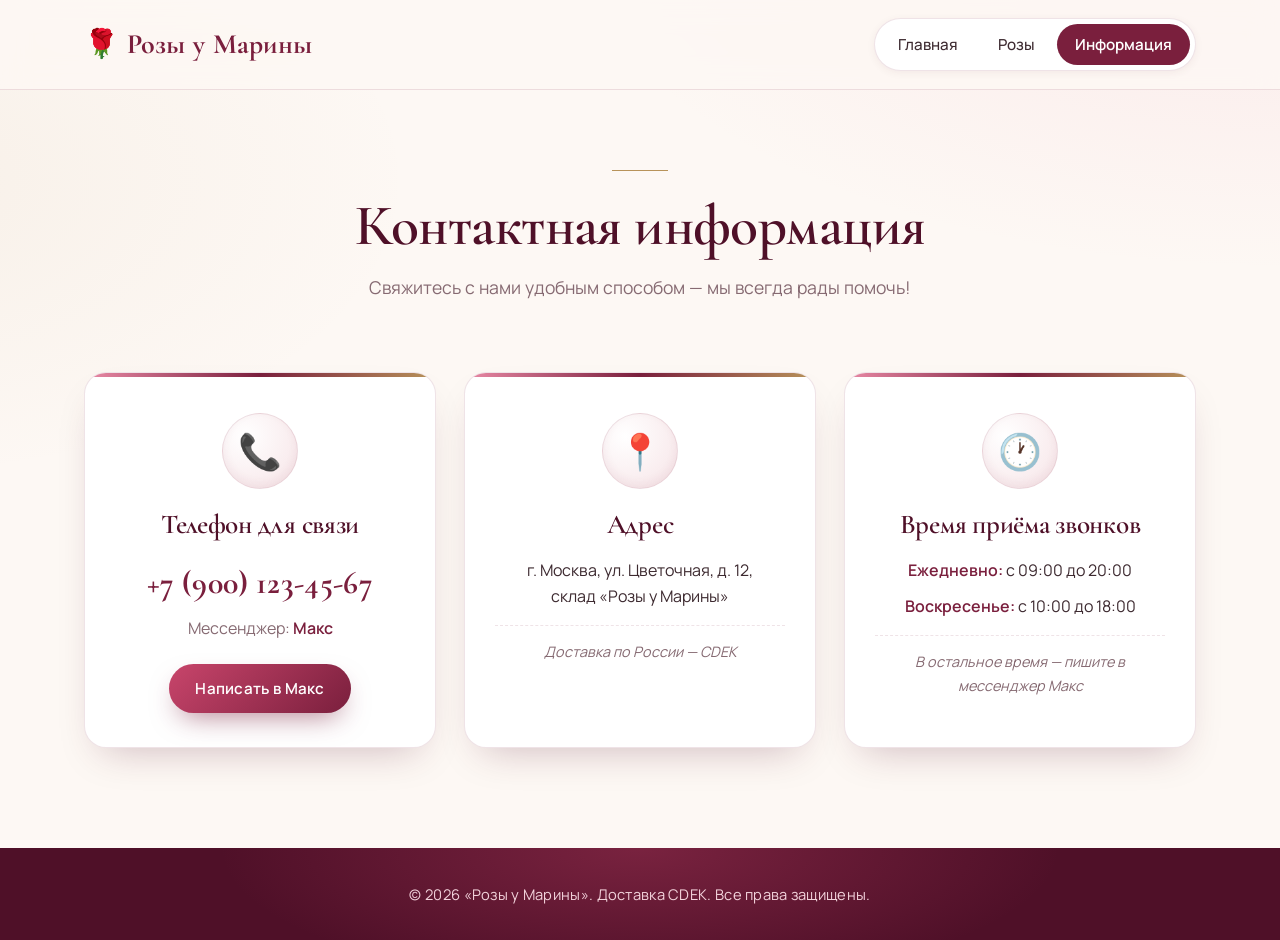
<file: info.html>
<!DOCTYPE html>
<html lang="ru">
<head>
  <meta charset="UTF-8">
  <meta name="viewport" content="width=device-width, initial-scale=1.0">
  <title>Розы у Марины — Информация</title>
  <link rel="preconnect" href="https://fonts.googleapis.com">
  <link rel="preconnect" href="https://fonts.gstatic.com" crossorigin>
  <link href="https://fonts.googleapis.com/css2?family=Cormorant+Garamond:ital,wght@0,500;0,600;0,700;1,500&family=Manrope:wght@400;500;600;700&display=swap" rel="stylesheet">
  <link rel="stylesheet" href="css/common.css">
  <link rel="stylesheet" href="css/info.css">
</head>
<body>

  <header class="site-header">
    <div class="container header-inner">
      <a href="index.html" class="logo">🌹 Розы у Марины</a>
      <nav class="nav">
        <a href="index.html">Главная</a>
        <a href="roses.html">Розы</a>
        <a href="info.html" class="active">Информация</a>
      </nav>
    </div>
  </header>

  <main>
    <section class="page-title">
      <div class="container">
        <h1>Контактная информация</h1>
        <p>Свяжитесь с нами удобным способом — мы всегда рады помочь!</p>
      </div>
    </section>

    <section class="info-section">
      <div class="container info-grid">

        <div class="info-card">
          <div class="info-icon">📞</div>
          <h3>Телефон для связи</h3>
          <p class="phone">+7 (900) 123-45-67</p>
          <p class="messenger">Мессенджер: <strong>Макс</strong></p>
          <a href="https://max.ru" class="btn-primary" target="_blank">Написать в Макс</a>
        </div>

        <div class="info-card">
          <div class="info-icon">📍</div>
          <h3>Адрес</h3>
          <p>г. Москва, ул. Цветочная, д. 12,<br>склад «Розы у Марины»</p>
          <p class="note">Доставка по России — CDEK</p>
        </div>

        <div class="info-card">
          <div class="info-icon">🕐</div>
          <h3>Время приёма звонков</h3>
          <p><strong>Ежедневно:</strong> с 09:00 до 20:00</p>
          <p><strong>Воскресенье:</strong> с 10:00 до 18:00</p>
          <p class="note">В остальное время — пишите в мессенджер Макс</p>
        </div>

      </div>
    </section>
  </main>

  <footer class="site-footer">
    <div class="container">
      <p>© 2026 «Розы у Марины». Доставка CDEK. Все права защищены.</p>
    </div>
  </footer>

</body>
</html>
</file>
<file: css/common.css>
/* ===== Общие стили ===== */
:root {
  --wine: #7a1f3d;
  --wine-deep: #4f1028;
  --rose: #c8456b;
  --rose-light: #e98aa6;
  --blush: #f6e3e6;
  --paper: #fdf8f4;
  --paper-2: #f8eee9;
  --gold: #b8935a;
  --text: #3d2a30;
  --muted: #866a72;
  --line: rgba(122, 31, 61, 0.12);
  --shadow-sm: 0 2px 8px rgba(79, 16, 40, 0.06);
  --shadow: 0 18px 40px -18px rgba(79, 16, 40, 0.28);
  --shadow-lg: 0 30px 60px -20px rgba(79, 16, 40, 0.38);
  --radius: 22px;
  --serif: "Cormorant Garamond", "Georgia", serif;
  --sans: "Manrope", "Segoe UI", system-ui, sans-serif;
}

* {
  margin: 0;
  padding: 0;
  box-sizing: border-box;
}

html { scroll-behavior: smooth; }

body {
  font-family: var(--sans);
  background:
    radial-gradient(1200px 600px at 100% -10%, rgba(233, 138, 166, 0.14), transparent 60%),
    radial-gradient(900px 500px at -10% 20%, rgba(184, 147, 90, 0.08), transparent 60%),
    var(--paper);
  background-attachment: fixed;
  color: var(--text);
  line-height: 1.65;
  min-height: 100vh;
  display: flex;
  flex-direction: column;
  -webkit-font-smoothing: antialiased;
}

main { flex: 1; }

h1, h2, h3 {
  font-family: var(--serif);
  font-weight: 600;
  line-height: 1.15;
  letter-spacing: -0.01em;
}

img { max-width: 100%; }

.container {
  max-width: 1160px;
  margin: 0 auto;
  padding: 0 24px;
}

/* ===== Шапка ===== */
.site-header {
  background: rgba(253, 248, 244, 0.82);
  backdrop-filter: saturate(160%) blur(14px);
  -webkit-backdrop-filter: saturate(160%) blur(14px);
  border-bottom: 1px solid var(--line);
  position: sticky;
  top: 0;
  z-index: 100;
}

.header-inner {
  display: flex;
  justify-content: space-between;
  align-items: center;
  padding: 18px 24px;
  flex-wrap: wrap;
  gap: 14px;
}

.logo {
  font-family: var(--serif);
  color: var(--wine);
  font-size: 1.75rem;
  font-weight: 700;
  text-decoration: none;
  letter-spacing: 0.01em;
  transition: color 0.3s;
}

.logo:hover { color: var(--rose); }

.nav {
  display: flex;
  gap: 4px;
  background: #fff;
  padding: 5px;
  border-radius: 999px;
  border: 1px solid var(--line);
  box-shadow: var(--shadow-sm);
}

.nav a {
  color: var(--text);
  text-decoration: none;
  font-size: 0.95rem;
  font-weight: 500;
  padding: 8px 18px;
  border-radius: 999px;
  transition: background 0.3s, color 0.3s;
}

.nav a:hover {
  background: var(--blush);
  color: var(--wine);
}

.nav a.active {
  background: var(--wine);
  color: #fff;
  font-weight: 600;
}

/* ===== Кнопки ===== */
.btn-primary {
  display: inline-flex;
  align-items: center;
  gap: 8px;
  background: var(--wine);
  background-image: linear-gradient(135deg, var(--rose) 0%, var(--wine) 100%);
  color: #fff;
  padding: 15px 34px;
  border-radius: 999px;
  text-decoration: none;
  font-weight: 600;
  font-size: 1rem;
  letter-spacing: 0.02em;
  box-shadow: 0 12px 28px -10px rgba(122, 31, 61, 0.6);
  transition: transform 0.3s, box-shadow 0.3s, filter 0.3s;
}

.btn-primary:hover {
  transform: translateY(-3px);
  box-shadow: 0 18px 34px -10px rgba(122, 31, 61, 0.7);
  filter: brightness(1.06);
}

.btn-primary:focus-visible,
.nav a:focus-visible,
.btn-buy:focus-visible {
  outline: 3px solid var(--rose-light);
  outline-offset: 3px;
}

/* ===== Подвал ===== */
.site-footer {
  background: var(--wine-deep);
  background-image: radial-gradient(600px 200px at 50% 0%, rgba(200, 69, 107, 0.35), transparent 70%);
  color: #f3d3dc;
  text-align: center;
  padding: 34px 0;
  margin-top: 80px;
  font-size: 0.92rem;
  letter-spacing: 0.02em;
}

/* ===== Заголовки страниц ===== */
.page-title {
  padding: 80px 0 40px;
  text-align: center;
  position: relative;
}

.page-title::before {
  content: "";
  display: block;
  width: 56px;
  height: 1px;
  margin: 0 auto 22px;
  background: var(--gold);
}

.page-title h1 {
  color: var(--wine-deep);
  font-size: clamp(2.4rem, 5vw, 3.6rem);
  margin-bottom: 14px;
}

.page-title p {
  color: var(--muted);
  font-size: 1.1rem;
  max-width: 560px;
  margin: 0 auto;
}

@media (max-width: 640px) {
  .header-inner { justify-content: center; }
  .nav a { padding: 7px 14px; font-size: 0.9rem; }
  .page-title { padding: 56px 0 28px; }
}

@media (prefers-reduced-motion: reduce) {
  * { animation: none !important; transition: none !important; }
}
</file>
<file: css/info.css>
/* ===== Страница «Информация» ===== */

.info-section {
  padding: 30px 0 20px;
}

.info-grid {
  display: grid;
  grid-template-columns: repeat(auto-fit, minmax(290px, 1fr));
  gap: 28px;
}

.info-card {
  background: #fff;
  border-radius: var(--radius);
  padding: 40px 30px 34px;
  text-align: center;
  border: 1px solid var(--line);
  box-shadow: var(--shadow);
  position: relative;
  overflow: hidden;
  transition: transform 0.4s ease, box-shadow 0.4s ease;
}

.info-card::before {
  content: "";
  position: absolute;
  top: 0; left: 0; right: 0;
  height: 4px;
  background: linear-gradient(90deg, var(--rose-light), var(--wine), var(--gold));
}

.info-card:hover {
  transform: translateY(-6px);
  box-shadow: var(--shadow-lg);
}

.info-icon {
  width: 76px;
  height: 76px;
  margin: 0 auto 20px;
  display: grid;
  place-items: center;
  font-size: 2.2rem;
  border-radius: 50%;
  background: radial-gradient(circle at 30% 30%, #fff, var(--blush));
  border: 1px solid var(--line);
  box-shadow: inset 0 -4px 10px rgba(122, 31, 61, 0.06);
}

.info-card h3 {
  color: var(--wine-deep);
  font-size: 1.7rem;
  margin-bottom: 16px;
}

.info-card p {
  margin-bottom: 10px;
  color: var(--text);
}

.info-card p strong { color: var(--wine); font-weight: 600; }

.info-card .phone {
  font-family: var(--serif);
  font-size: 2rem;
  font-weight: 700;
  color: var(--wine);
  margin-bottom: 6px;
  letter-spacing: 0.01em;
}

.info-card .messenger {
  margin-bottom: 22px;
  color: var(--muted);
}

.info-card .note {
  font-size: 0.9rem;
  color: var(--muted);
  font-style: italic;
  margin-top: 16px;
  padding-top: 14px;
  border-top: 1px dashed var(--line);
}

.info-card .btn-primary {
  font-size: 0.95rem;
  padding: 12px 26px;
}
</file>
